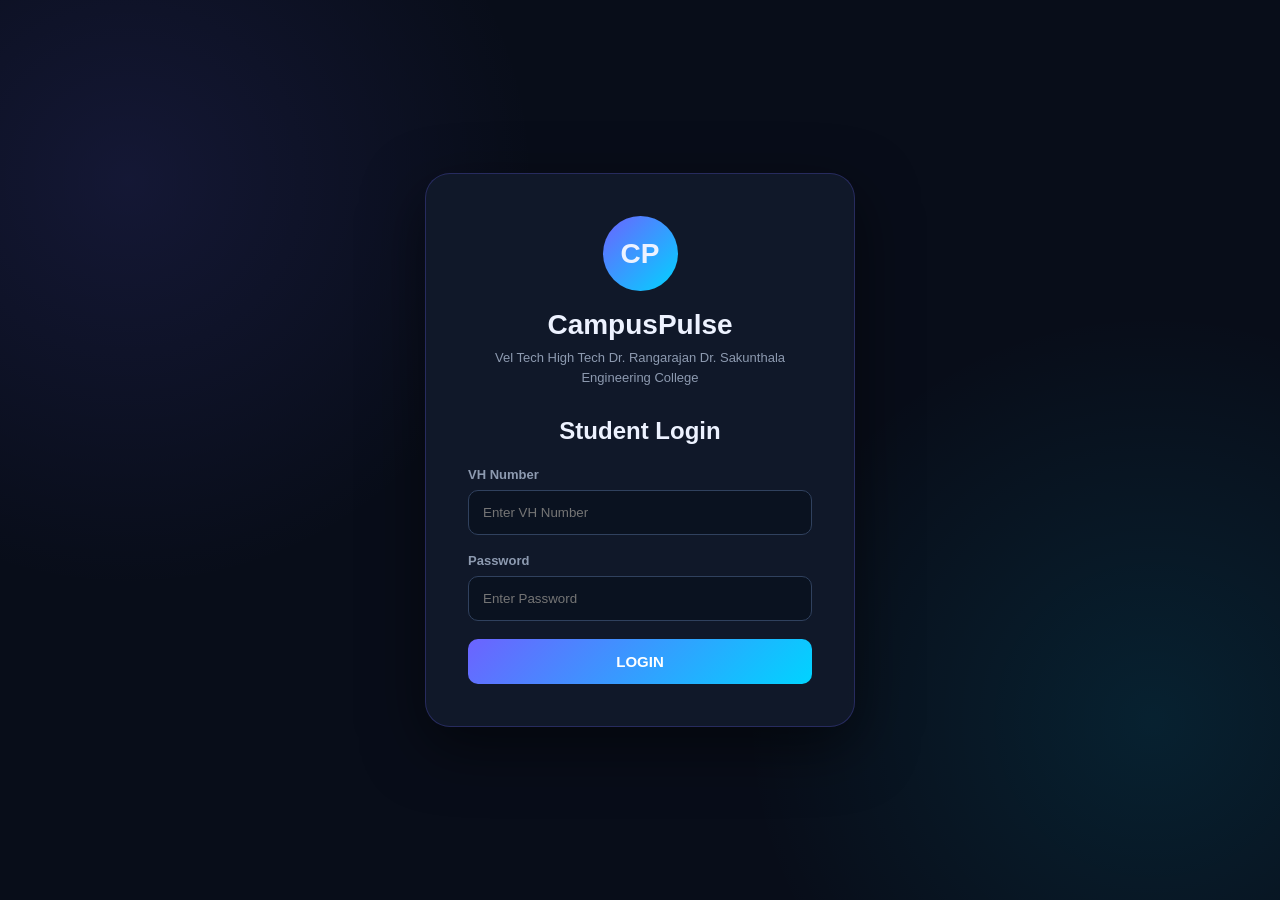
<file: index.html>
<!DOCTYPE html>
<html lang="en">

<head>
  <meta charset="UTF-8">
  <meta name="viewport" content="width=device-width, initial-scale=1.0">

  <title>CampusPulse - Vel Tech High Tech</title>

  <style>
    * {
      box-sizing: border-box;
      margin: 0;
      padding: 0;
    }

    :root {
      --bg: #080d19;
      --card: #111a2b;
      --card2: #172238;
      --primary: #6c63ff;
      --secondary: #00d4ff;
      --pink: #ff6b9d;
      --yellow: #ffd166;
      --green: #06d6a0;
      --red: #ff6b6b;
      --text: #edf2ff;
      --muted: #8d9ab0;
      --border: rgba(108, 99, 255, .25);
    }

    body {
      font-family: Arial, Helvetica, sans-serif;
      background:
        radial-gradient(circle at 10% 20%, rgba(108, 99, 255, .12), transparent 30%),
        radial-gradient(circle at 90% 80%, rgba(0, 212, 255, .10), transparent 30%),
        var(--bg);
      color: var(--text);
      min-height: 100vh;
    }

    /* ================= LOGIN ================= */

    #loginPage {
      min-height: 100vh;
      display: flex;
      align-items: center;
      justify-content: center;
      padding: 20px;
    }

    .login-box {
      width: 100%;
      max-width: 430px;
      padding: 42px;
      background: rgba(17, 26, 43, .95);
      border: 1px solid var(--border);
      border-radius: 25px;
      box-shadow: 0 20px 60px rgba(0, 0, 0, .5);
    }

    .logo {
      width: 75px;
      height: 75px;
      margin: auto;
      border-radius: 50%;
      display: flex;
      align-items: center;
      justify-content: center;
      font-size: 28px;
      font-weight: bold;
      background: linear-gradient(135deg, var(--primary), var(--secondary));
    }

    .login-box h1 {
      text-align: center;
      margin-top: 18px;
      font-size: 28px;
    }

    .login-box .college {
      text-align: center;
      color: var(--muted);
      font-size: 13px;
      margin-top: 7px;
      line-height: 1.5;
    }

    .login-box h2 {
      text-align: center;
      margin: 30px 0 22px;
    }

    .form-group {
      margin-bottom: 18px;
    }

    .form-group label {
      display: block;
      margin-bottom: 8px;
      color: var(--muted);
      font-size: 13px;
      font-weight: bold;
    }

    .form-group input {
      width: 100%;
      padding: 14px;
      background: #0a1220;
      color: white;
      border: 1px solid #30415e;
      border-radius: 10px;
      outline: none;
    }

    .form-group input:focus {
      border-color: var(--secondary);
    }

    .login-button {
      width: 100%;
      padding: 14px;
      border: 0;
      border-radius: 10px;
      color: white;
      font-weight: bold;
      font-size: 15px;
      cursor: pointer;
      background: linear-gradient(135deg, var(--primary), var(--secondary));
    }

    .login-button:hover {
      opacity: .9;
    }

    .login-error {
      display: none;
      text-align: center;
      color: var(--red);
      margin-top: 14px;
      font-size: 13px;
    }

    /* ================= APP ================= */

    #appPage {
      display: none;
    }

    /* ================= NAVBAR ================= */

    .navbar {
      height: 68px;
      position: sticky;
      top: 0;
      z-index: 1000;

      display: flex;
      align-items: center;
      justify-content: space-between;

      padding: 0 25px;

      background: rgba(8, 13, 25, .94);
      backdrop-filter: blur(15px);

      border-bottom: 1px solid var(--border);
    }

    .brand {
      font-size: 22px;
      font-weight: bold;

      background: linear-gradient(90deg,
          var(--primary),
          var(--secondary));

      -webkit-background-clip: text;
      -webkit-text-fill-color: transparent;
    }

    .nav-links {
      display: flex;
      gap: 5px;
      list-style: none;
    }

    .nav-links button {
      border: 0;
      background: transparent;
      color: var(--muted);
      padding: 10px 13px;
      border-radius: 8px;
      cursor: pointer;
      font-size: 13px;
    }

    .nav-links button:hover,
    .nav-links button.active {
      color: white;
      background: rgba(108, 99, 255, .18);
    }

    .logout {
      border: 1px solid rgba(255, 107, 107, .35);
      background: rgba(255, 107, 107, .10);
      color: var(--red);
      padding: 8px 15px;
      border-radius: 8px;
      cursor: pointer;
    }

    /* ================= CONTENT ================= */

    .container {
      width: 92%;
      max-width: 1300px;
      margin: 30px auto;
    }

    .page-section {
      display: none;
    }

    .page-section.active {
      display: block;
    }

    .hero {
      padding: 35px;
      border-radius: 22px;

      background:
        linear-gradient(135deg,
          rgba(108, 99, 255, .20),
          rgba(0, 212, 255, .12));

      border: 1px solid var(--border);

      margin-bottom: 25px;
    }

    .hero h1 {
      font-size: 34px;
      margin-bottom: 10px;
    }

    .hero p {
      color: var(--muted);
    }

    /* ================= CARDS ================= */

    .cards {
      display: grid;
      grid-template-columns:
        repeat(auto-fit, minmax(220px, 1fr));

      gap: 18px;
    }

    .card {
      background: var(--card);
      border: 1px solid var(--border);
      border-radius: 18px;
      padding: 24px;
    }

    .card:hover {
      border-color: var(--secondary);
    }

    .card-icon {
      font-size: 32px;
      margin-bottom: 14px;
    }

    .card h3 {
      margin-bottom: 8px;
    }

    .card p {
      color: var(--muted);
      line-height: 1.6;
    }

    /* ================= STUDENT INFO ================= */

    .student-info {
      margin-top: 25px;

      display: grid;

      grid-template-columns:
        repeat(auto-fit, minmax(180px, 1fr));

      gap: 15px;
    }

    .info-box {
      background: var(--card);
      border: 1px solid var(--border);
      border-radius: 15px;
      padding: 18px;
    }

    .info-box small {
      display: block;
      color: var(--muted);
      margin-bottom: 7px;
    }

    .info-box strong {
      color: white;
    }

    /* ================= SECTION TITLE ================= */

    .section-title {
      margin-bottom: 20px;
    }

    .section-title h2 {
      font-size: 28px;
      margin-bottom: 6px;
    }

    .section-title p {
      color: var(--muted);
    }

    /* ================= TIMETABLE ================= */

    .table-box {
      background: var(--card);
      border: 1px solid var(--border);
      border-radius: 18px;
      overflow: auto;
    }

    table {
      width: 100%;
      border-collapse: collapse;
      min-width: 900px;
    }

    th {
      padding: 13px 8px;
      background: #172238;
      color: var(--secondary);
      border: 1px solid rgba(255, 255, 255, .06);
      font-size: 12px;
    }

    td {
      padding: 11px 7px;
      text-align: center;
      border: 1px solid rgba(255, 255, 255, .05);
      font-size: 12px;
      font-weight: bold;
    }

    td:first-child {
      color: var(--yellow);
    }

    .sub-dsp {
      background: #17385e;
      color: #8ec8ff
    }

    .sub-tlrf {
      background: #4c3018;
      color: #ffbd7d
    }

    .sub-mpmc {
      background: #43265e;
      color: #d5a2ff
    }

    .sub-dc {
      background: #5a2028;
      color: #ff9b9b
    }

    .sub-pe {
      background: #5a2144;
      color: #ff9bd0
    }

    .sub-oe {
      background: #164b32;
      color: #7ff0ad
    }

    .sub-lab {
      background: #124c4b;
      color: #69eee7
    }

    .sub-break {
      background: #242b37;
      color: #858e9d
    }

    .sub-lunch {
      background: #242b37;
      color: #858e9d
    }

    /* ================= EXAM ================= */

    .exam-table {
      min-width: 900px;
    }

    .exam-table th {
      background: linear-gradient(135deg,
          rgba(255, 107, 157, .20),
          rgba(108, 99, 255, .15));
    }

    .exam-date {
      color: var(--green);
      font-weight: bold;
    }

    .exam-code {
      color: var(--yellow);
      font-family: monospace;
    }

    .fn {
      color: var(--green);
      font-weight: bold;
    }

    .an {
      color: var(--pink);
      font-weight: bold;
    }

    /* ================= PROJECT ================= */

    .project-box {
      background: var(--card);
      border: 1px solid var(--border);
      border-radius: 18px;
      padding: 25px;
      margin-bottom: 20px;
    }

    .project-title {
      color: var(--secondary);
      font-size: 18px;
      line-height: 1.5;
      margin-bottom: 22px;
    }

    .member-grid {
      display: flex;
      flex-direction: column;
      gap: 18px;
    }

    .member-card {
      background: #0d1527;
      border: 1px solid rgba(255, 255, 255, 0.08);
      border-radius: 18px;
      padding: 22px;
      box-shadow: 0 8px 24px rgba(0, 0, 0, 0.35);
      transition: transform 0.2s ease, border-color 0.2s ease;
    }

    .member-card:hover {
      transform: translateY(-2px);
      border-color: rgba(255, 122, 0, 0.3);
    }

    .member-header {
      display: flex;
      align-items: center;
      justify-content: space-between;
      margin-bottom: 16px;
    }

    .member-identity {
      display: flex;
      align-items: center;
      gap: 16px;
    }

    .member-avatar {
      width: 52px;
      height: 52px;
      border-radius: 16px;
      background: linear-gradient(135deg, #ff7a00, #ff9e00);
      box-shadow: 0 4px 14px rgba(255, 122, 0, 0.4);
      display: flex;
      align-items: center;
      justify-content: center;
      font-size: 19px;
      font-weight: 800;
      color: #ffffff;
      letter-spacing: 0.5px;
      flex-shrink: 0;
    }

    .member-info h3 {
      font-size: 18px;
      font-weight: 700;
      color: #ffffff;
      margin-bottom: 4px;
    }

    .member-info .vh-tag {
      font-size: 13px;
      font-weight: 700;
      color: #ff9d00;
      letter-spacing: 0.5px;
    }

    .member-actions {
      display: flex;
      align-items: center;
      gap: 12px;
    }

    .action-icon-btn {
      background: transparent;
      border: none;
      color: #64748b;
      cursor: pointer;
      font-size: 16px;
      padding: 6px;
      border-radius: 8px;
      transition: all 0.2s ease;
    }

    .action-icon-btn:hover {
      color: #ffffff;
      background: rgba(255, 255, 255, 0.08);
    }

    .member-details-list {
      display: flex;
      flex-direction: column;
      gap: 10px;
      margin-bottom: 16px;
    }

    .member-detail-row {
      display: flex;
      align-items: center;
      gap: 12px;
      font-size: 14px;
      color: #cbd5e1;
    }

    .member-detail-row .icon {
      font-size: 15px;
      display: inline-flex;
      align-items: center;
      justify-content: center;
      width: 20px;
    }

    .member-project-badge {
      background: rgba(2, 6, 23, 0.65);
      border: 1px solid rgba(255, 255, 255, 0.05);
      border-radius: 12px;
      padding: 13px 18px;
      font-size: 13.5px;
      font-style: italic;
      color: #94a3b8;
      line-height: 1.55;
    }

    /* ================= EDIT ================= */

    .edit-grid {
      display: grid;
      grid-template-columns:
        repeat(2, 1fr);

      gap: 18px;
    }

    .edit-card {
      background: var(--card);
      border: 1px solid var(--border);
      border-radius: 18px;
      padding: 25px;
    }

    .edit-card.full {
      grid-column: 1/-1;
    }

    .edit-card h3 {
      margin-bottom: 20px;
      color: var(--secondary);
    }

    .edit-input {
      margin-bottom: 15px;
    }

    .edit-input label {
      display: block;
      color: var(--muted);
      font-size: 12px;
      font-weight: bold;
      margin-bottom: 7px;
    }

    .edit-input input {
      width: 100%;
      padding: 12px;
      border-radius: 9px;

      background: #0a1220;
      color: white;

      border: 1px solid #30415e;
      outline: none;
    }

    .edit-input input:focus {
      border-color: var(--secondary);
    }

    .save-button {
      padding: 13px 22px;
      border: 0;
      border-radius: 9px;

      background: linear-gradient(135deg,
          var(--green),
          var(--secondary));

      color: white;
      font-weight: bold;
      cursor: pointer;
    }

    .success {
      color: var(--green);
      margin-left: 12px;
      font-size: 13px;
    }

    /* ================= FOOTER ================= */

    footer {
      text-align: center;
      color: var(--muted);
      padding: 30px;
      margin-top: 50px;
      border-top: 1px solid rgba(255, 255, 255, .05);
    }

    /* ================= CLOCK ================= */

    .nav-clock {
      display: flex;
      flex-direction: column;
      align-items: flex-end;
      background: rgba(0, 212, 255, .07);
      border: 1px solid rgba(0, 212, 255, .22);
      border-radius: 10px;
      padding: 7px 14px;
      line-height: 1.4;
      min-width: 140px;
    }

    .nav-clock .time {
      font-family: monospace;
      font-size: 20px;
      font-weight: bold;
      color: #00d4ff;
      letter-spacing: 2px;
    }

    .nav-clock .date-str {
      font-size: 11px;
      color: var(--muted);
    }

    .hero-clock {
      display: flex;
      gap: 16px;
      flex-wrap: wrap;
      margin-top: 22px;
    }

    .hclock-box {
      background: rgba(0, 0, 0, .25);
      border: 1px solid rgba(0, 212, 255, .2);
      border-radius: 14px;
      padding: 16px 22px;
      min-width: 160px;
    }

    .hclock-box .hc-label {
      font-size: 11px;
      color: var(--muted);
      text-transform: uppercase;
      letter-spacing: 1px;
      margin-bottom: 6px;
    }

    .hclock-box .hc-val {
      font-family: monospace;
      font-size: 28px;
      font-weight: bold;
      color: #00d4ff;
      letter-spacing: 3px;
    }

    .hclock-box .hc-val.date-val {
      font-size: 16px;
      color: #ffd166;
      letter-spacing: 1px;
      line-height: 1.5;
    }

    .greeting-tag {
      display: inline-block;
      background: linear-gradient(135deg, rgba(108, 99, 255, .35), rgba(0, 212, 255, .2));
      border: 1px solid rgba(0, 212, 255, .25);
      border-radius: 20px;
      padding: 5px 16px;
      font-size: 13px;
      color: #00d4ff;
      font-weight: bold;
      margin-bottom: 12px;
      letter-spacing: .5px;
    }

    /* ================= MOBILE ================= */

    @media(max-width:850px) {

      .navbar {
        height: auto;
        padding: 15px;
        flex-wrap: wrap;
        gap: 10px;
      }

      .nav-links {
        order: 3;
        width: 100%;
        overflow-x: auto;
      }

      .edit-grid {
        grid-template-columns: 1fr;
      }

      .edit-card.full {
        grid-column: auto;
      }

      .hero h1 {
        font-size: 27px;
      }

    }
  </style>
</head>


<body>


  <!-- =====================================================
     LOGIN PAGE
===================================================== -->

  <div id="loginPage">

    <div class="login-box">

      <div class="logo">
        CP
      </div>

      <h1>CampusPulse</h1>

      <p class="college">
        Vel Tech High Tech Dr. Rangarajan
        Dr. Sakunthala Engineering College
      </p>

      <h2>Student Login</h2>


      <div class="form-group">

        <label>
          VH Number
        </label>

        <input id="loginId" type="text" placeholder="Enter VH Number">

      </div>


      <div class="form-group">

        <label>
          Password
        </label>

        <input id="loginPassword" type="password" placeholder="Enter Password">

      </div>


      <button class="login-button" onclick="login()">
        LOGIN
      </button>


      <div id="loginError" class="login-error">
        ❌ Invalid VH Number or Password
      </div>

    </div>

  </div>



  <!-- =====================================================
     APPLICATION
===================================================== -->

  <div id="appPage">


    <!-- NAVBAR -->

    <nav class="navbar">

      <div class="brand">
        CampusPulse
      </div>


      <ul class="nav-links">

        <li>
          <button id="navHome" class="active" onclick="showPage('home',this)">
            🏠 Dashboard
          </button>
        </li>

        <li>
          <button onclick="showPage('timetable',this)">
            📅 Time Table
          </button>
        </li>

        <li>
          <button onclick="showPage('exams',this)">
            📝 Exam Time Table
          </button>
        </li>

        <li>
          <button onclick="showPage('project',this)">
            👥 Batch Details
          </button>
        </li>

        <li>
          <button onclick="showPage('edit',this)">
            ⚙️ Edit Details
          </button>
        </li>

      </ul>

      <div style="display:flex;align-items:center;gap:10px">

        <div class="nav-clock">
          <span class="time" id="navTime">00:00:00</span>
          <span class="date-str" id="navDate">Loading...</span>
        </div>

        <button class="logout" onclick="logout()">
          Logout
        </button>

      </div>

    </nav>



    <div class="container">


      <!-- =====================================================
     DASHBOARD
===================================================== -->

      <section id="home" class="page-section active">


        <div class="hero">

          <div class="greeting-tag" id="greetingTag">🌅 Good Morning</div>

          <h1 id="welcomeText">
            Welcome, MOHANRAJ V!
          </h1>

          <p>
            Student Academic Dashboard
            • ECE • III/V • Section B
          </p>

          <div class="hero-clock">

            <div class="hclock-box">
              <div class="hc-label">⏰ Live Time</div>
              <div class="hc-val" id="heroTime">00:00:00</div>
            </div>

            <div class="hclock-box">
              <div class="hc-label">📅 Today's Date</div>
              <div class="hc-val date-val" id="heroDate">Loading...</div>
            </div>

            <div class="hclock-box">
              <div class="hc-label">📆 Day</div>
              <div class="hc-val date-val" id="heroDay">Loading...</div>
            </div>

          </div>

        </div>



        <div class="cards">


          <div class="card">

            <div class="card-icon">
              📅
            </div>

            <h3>
              Class Time Table
            </h3>

            <p>
              View the ECE III/V
              2026–2027 odd semester
              class timetable.
            </p>

          </div>


          <div class="card">

            <div class="card-icon">
              📝
            </div>

            <h3>
              Exam Schedule
            </h3>

            <p>
              View semester examination
              dates and sessions.
            </p>

          </div>


          <div class="card">

            <div class="card-icon">
              👥
            </div>

            <h3>
              Mini Project
            </h3>

            <p>
              View your project title
              and batch member details.
            </p>

          </div>


          <div class="card">

            <div class="card-icon">
              ⚙️
            </div>

            <h3>
              Edit Details
            </h3>

            <p>
              Update your personal and
              project information without
              reloading the page.
            </p>

          </div>

        </div>



        <!-- STUDENT INFORMATION -->

        <div class="student-info">


          <div class="info-box">

            <small>
              Student Name
            </small>

            <strong id="homeName">
              MOHANRAJ V
            </strong>

          </div>


          <div class="info-box">

            <small>
              VH Number
            </small>

            <strong id="homeVH">
              14281
            </strong>

          </div>


          <div class="info-box">

            <small>
              Department
            </small>

            <strong id="homeDept">
              ECE
            </strong>

          </div>


          <div class="info-box">

            <small>
              Semester
            </small>

            <strong id="homeSem">
              III/V
            </strong>

          </div>


          <div class="info-box">

            <small>
              Section
            </small>

            <strong id="homeSec">
              B
            </strong>

          </div>


          <div class="info-box">

            <small>
              Hall
            </small>

            <strong id="homeHall">
              H304
            </strong>

          </div>


          <div class="info-box">

            <small>
              Phone
            </small>

            <strong id="homePhone">
              9790490878
            </strong>

          </div>


          <div class="info-box">

            <small>
              Email
            </small>

            <strong id="homeEmail">
              vh14281@velhightech.com
            </strong>

          </div>

        </div>

      </section>



      <!-- =====================================================
     TIME TABLE
===================================================== -->

      <section id="timetable" class="page-section">


        <div class="section-title">

          <h2>
            📅 Class Time Table
          </h2>

          <p>
            III Year / V Semester • Section B
            • Hall H304 • 2026–2027 Odd Semester
          </p>

        </div>


        <div class="table-box">

          <table>

            <thead>

              <tr>

                <th>
                  Day
                </th>

                <th>
                  8:15–9:05
                </th>

                <th>
                  9:05–10:05
                </th>

                <th>
                  10:05–10:20
                </th>

                <th>
                  10:20–11:05
                </th>

                <th>
                  11:05–11:50
                </th>

                <th>
                  11:50–12:35
                </th>

                <th>
                  12:35–1:15
                </th>

                <th>
                  1:15–2:00
                </th>

                <th>
                  2:00–2:45
                </th>

                <th>
                  2:45–3:30
                </th>

              </tr>

            </thead>


            <tbody>


              <tr>

                <td>MON</td>

                <td class="sub-dsp">
                  DSP
                </td>

                <td class="sub-dsp">
                  DSP
                </td>

                <td class="sub-break">
                  BREAK
                </td>

                <td class="sub-tlrf">
                  TLRF
                </td>

                <td class="sub-mpmc">
                  MPMC
                </td>

                <td class="sub-lab">
                  CS/DSP LAB
                </td>

                <td class="sub-lunch">
                  LUNCH
                </td>

                <td class="sub-lab" colspan="3">
                  CS/DSP LAB
                </td>

              </tr>


              <tr>

                <td>TUE</td>

                <td class="sub-oe" colspan="2">
                  OE I
                </td>

                <td class="sub-break">
                  BREAK
                </td>

                <td class="sub-dsp">
                  DSP
                </td>

                <td class="sub-pe">
                  PE I
                </td>

                <td class="sub-lab">
                  DC
                </td>

                <td class="sub-lunch">
                  LUNCH
                </td>

                <td class="sub-tlrf">
                  TLRF
                </td>

                <td class="sub-lab">
                  DC
                </td>

                <td>
                  LIB/SPORTS
                </td>

              </tr>


              <tr>

                <td>WED</td>

                <td class="sub-tlrf">
                  TLRF
                </td>

                <td class="sub-mpmc">
                  MPMC
                </td>

                <td class="sub-break">
                  BREAK
                </td>

                <td class="sub-pe">
                  PE I
                </td>

                <td class="sub-lab">
                  DC
                </td>

                <td class="sub-lab">
                  CS/DSP LAB
                </td>

                <td class="sub-lunch">
                  LUNCH
                </td>

                <td class="sub-lab" colspan="3">
                  CS/DSP LAB
                </td>

              </tr>


              <tr>

                <td>THU</td>

                <td class="sub-oe" colspan="2">
                  OE I
                </td>

                <td class="sub-break">
                  BREAK
                </td>

                <td class="sub-lab">
                  DC
                </td>

                <td class="sub-pe">
                  PE I
                </td>

                <td class="sub-mpmc">
                  MPMC
                </td>

                <td class="sub-lunch">
                  LUNCH
                </td>

                <td class="sub-tlrf">
                  TLRF
                </td>

                <td class="sub-dsp">
                  DSP
                </td>

                <td class="sub-dsp">
                  DSP
                </td>

              </tr>


              <tr>
  

    <tr>
    <tr>
   <tr>
    <td>FRI</td>

    <!-- Period 1: 8:15–9:05 -->
    <td class="sub-mpmc">
        MPMC LAB
    </td>

    <!-- Period 2: 9:05–9:55 -->
    <td class="sub-mpmc">
        MPMC LAB
    </td>

    <!-- Period 3: 9:55–10:10 -->
    <td class="break">
        BREAK
    </td>

    <!-- Period 4: 10:10–11:00 -->
    <td class="sub-mpmc">
        MPMC LAB
    </td>

    <!-- Period 5: 11:00–11:50 -->
    <td class="sub-mpmc">
        MPMC LAB
    </td>

    <!-- 11:50–12:35 -->
    <td class="sub-pe">
        PE I
    </td>

    <!-- 12:35–1:15 -->
    <td class="sub-lunch">
        LUNCH
    </td>

    <!-- Period 6: 1:15–2:00 -->
    <td class="sub-project">
        MINI PROJECT - II
    </td>

    <!-- Period 7: 2:00–2:45 -->
    <td class="sub-project">
        MINI PROJECT - II
    </td>

    <!-- Period 8: 2:45–3:30 -->
    <td class="sub-project">
        MINI PROJECT - II
    </td>
</tr>

              </tr>

            </tbody>

          </table>

        </div>

      </section>



      <!-- =====================================================
     EXAM TIMETABLE
===================================================== -->

      <section id="exams" class="page-section">


        <div class="section-title">

          <h2>
            📝 Examination Time Table
          </h2>

          <p>
            ECE • Semester V • October 2026
          </p>

        </div>


        <div class="table-box">

          <table class="exam-table">

            <thead>

              <tr>

                <th>
                  S.No
                </th>

                <th>
                  Department
                </th>

                <th>
                  Course Code
                </th>

                <th>
                  Course Title
                </th>

                <th>
                  Date
                </th>

                <th>
                  Session
                </th>

              </tr>

            </thead>


            <tbody>


              <tr>

                <td>1</td>

                <td>ECE</td>

                <td class="exam-code">
                  21EC51T
                </td>

                <td>
                  Digital Communication
                </td>

                <td class="exam-date">
                  14.10.2026
                </td>

                <td class="fn">
                  FN
                </td>

              </tr>


              <tr>

                <td>2</td>

                <td>ECE</td>

                <td class="exam-code">
                  21EC52T-26
                </td>

                <td>
                  Digital Signal Processing
                </td>

                <td class="exam-date">
                  15.10.2026
                </td>

                <td class="fn">
                  FN
                </td>

              </tr>


              <tr>

                <td>3</td>

                <td>ECE</td>

                <td class="exam-code">
                  21EC53T-26
                </td>

                <td>
                  Transmission Lines and RF Systems
                </td>

                <td class="exam-date">
                  16.10.2026
                </td>

                <td class="fn">
                  FN
                </td>

              </tr>


              <tr>

                <td>4</td>

                <td>ECE</td>

                <td class="exam-code">
                  21HE54IT
                </td>

                <td>
                  Microprocessor and Microcontroller
                </td>

                <td class="exam-date">
                  21.10.2026
                </td>

                <td class="fn">
                  FN
                </td>

              </tr>


              <tr>

                <td>5</td>

                <td>ECE</td>

                <td class="exam-code">
                  21EC555PT
                </td>

                <td>
                  Bio-Medical Instrumentation (PE-I)
                </td>

                <td class="exam-date">
                  22.10.2026
                </td>

                <td class="fn">
                  FN
                </td>

              </tr>


              <tr>

                <td>6</td>

                <td>ECE</td>

                <td class="exam-code">
                  21EC551PT
                </td>

                <td>
                  Medical Electronics (PE-I)
                </td>

                <td class="exam-date">
                  22.10.2026
                </td>

                <td class="fn">
                  FN
                </td>

              </tr>


              <tr>

                <td>7</td>

                <td>ECE</td>

                <td class="exam-code">
                  21AI651PT
                </td>

                <td>
                  Advanced Python Programming (OE-I)
                </td>

                <td class="exam-date">
                  23.10.2026
                </td>

                <td class="fn">
                  FN
                </td>

              </tr>


              <tr>

                <td>8</td>

                <td>ECE</td>

                <td class="exam-code">
                  21IT01OT
                </td>

                <td>
                  Business Intelligence (OE-I)
                </td>

                <td class="exam-date">
                  23.10.2026
                </td>

                <td class="fn">
                  FN
                </td>

              </tr>


              <tr>

                <td>9</td>

                <td>ECE</td>

                <td class="exam-code">
                  21ME01OT
                </td>

                <td>
                  Industry 4.0 (OE-I)
                </td>

                <td class="exam-date">
                  23.10.2026
                </td>

                <td class="fn">
                  FN
                </td>

              </tr>


              <tr>

                <td>10</td>

                <td>ECE</td>

                <td class="exam-code">
                  21AI31T
                </td>

                <td>
                  Introduction to Artificial Intelligence (HC)
                </td>

                <td class="exam-date">
                  24.10.2026
                </td>

                <td class="fn">
                  FN
                </td>

              </tr>


              <tr>

                <td>11</td>

                <td>ECE</td>

                <td class="exam-code">
                  21EC02HT
                </td>

                <td>
                  Machine Learning Techniques and Applications (HC)
                </td>

                <td class="exam-date">
                  24.10.2026
                </td>

                <td class="an">
                  AN
                </td>

              </tr>


            </tbody>

          </table>

        </div>

      </section>



      <!-- =====================================================
     BATCH / PROJECT
===================================================== -->

      <section id="project" class="page-section">


        <div class="section-title">

          <h2>
            👥 Batch Details
          </h2>

          <p>
            Mini Project II • ECE III/V
          </p>

        </div>


        <div class="project-box">


          <div id="projectTitle" class="project-title">
            Passive Colorimetric H2S Exposure-Dosimeter Wristband with AI-Based Quantitative Reading
          </div>


          <div class="member-grid">

            <!-- MEMBER 1: T G KAVIPRIYA -->
            <div class="member-card">
              <div class="member-header">
                <div class="member-identity">
                  <div id="av1" class="member-avatar">TG</div>
                  <div class="member-info">
                    <h3 id="member1Name">T G KAVIPRIYA</h3>
                    <div id="member1VH" class="vh-tag">VH14263</div>
                  </div>
                </div>
                <div class="member-actions">
                  <button class="action-icon-btn" onclick="goToEditMember(1)" title="Edit details">✏️</button>
                  <button class="action-icon-btn" onclick="deleteMember(1)" title="Clear details">🗑️</button>
                </div>
              </div>

              <div class="member-details-list">
                <div class="member-detail-row">
                  <span class="icon">📞</span>
                  <span id="member1Phone">8056574250</span>
                </div>
                <div class="member-detail-row">
                  <span class="icon">✉️</span>
                  <span id="member1Email">vh14263@velhightech.com</span>
                </div>
              </div>

              <div class="member-project-badge">
                <span class="memberProjectTitle">Passive Colorimetric H2S Exposure-Dosimeter Wristband with AI-Based Quantitative Reading</span>
              </div>
            </div>

            <!-- MEMBER 2: Dhanalakshmi S -->
            <div class="member-card">
              <div class="member-header">
                <div class="member-identity">
                  <div id="av2" class="member-avatar">DS</div>
                  <div class="member-info">
                    <h3 id="member2Name">Dhanalakshmi S</h3>
                    <div id="member2VH" class="vh-tag">VH14239</div>
                  </div>
                </div>
                <div class="member-actions">
                  <button class="action-icon-btn" onclick="goToEditMember(2)" title="Edit details">✏️</button>
                  <button class="action-icon-btn" onclick="deleteMember(2)" title="Clear details">🗑️</button>
                </div>
              </div>

              <div class="member-details-list">
                <div class="member-detail-row">
                  <span class="icon">📞</span>
                  <span id="member2Phone">+919789195841</span>
                </div>
                <div class="member-detail-row">
                  <span class="icon">✉️</span>
                  <span id="member2Email">vh14239@velhightech.com</span>
                </div>
              </div>

              <div class="member-project-badge">
                <span class="memberProjectTitle">Passive Colorimetric H2S Exposure-Dosimeter Wristband with AI-Based Quantitative Reading</span>
              </div>
            </div>

            <!-- MEMBER 3: Mohanraj V -->
            <div class="member-card">
              <div class="member-header">
                <div class="member-identity">
                  <div id="av3" class="member-avatar">MV</div>
                  <div class="member-info">
                    <h3 id="member3Name">Mohanraj V</h3>
                    <div id="member3VH" class="vh-tag">VH14281</div>
                  </div>
                </div>
                <div class="member-actions">
                  <button class="action-icon-btn" onclick="goToEditMember(3)" title="Edit details">✏️</button>
                  <button class="action-icon-btn" onclick="deleteMember(3)" title="Clear details">🗑️</button>
                </div>
              </div>

              <div class="member-details-list">
                <div class="member-detail-row">
                  <span class="icon">📞</span>
                  <span id="member3Phone">9790490878</span>
                </div>
                <div class="member-detail-row">
                  <span class="icon">✉️</span>
                  <span id="member3Email">vh14281@velhightech.com</span>
                </div>
              </div>

              <div class="member-project-badge">
                <span class="memberProjectTitle">Passive Colorimetric H2S Exposure-Dosimeter Wristband with AI-Based Quantitative Reading</span>
              </div>
            </div>

          </div>

        </div>

      </section>



      <!-- =====================================================
     EDIT DETAILS
===================================================== -->

      <section id="edit" class="page-section">


        <div class="section-title">

          <h2>
            ⚙️ Edit Details
          </h2>

          <p>
            Update information without reloading the page.
          </p>

        </div>


        <div class="edit-grid">


          <!-- STUDENT -->

          <div class="edit-card">

            <h3>
              👤 Student Details
            </h3>


            <div class="edit-input">

              <label>
                Student Name
              </label>

              <input id="editName" type="text">

            </div>


            <div class="edit-input">

              <label>
                VH Number
              </label>

              <input id="editVH" type="text">

            </div>


            <div class="edit-input">

              <label>
                Phone Number
              </label>

              <input id="editPhone" type="text">

            </div>


            <div class="edit-input">

              <label>
                Email
              </label>

              <input id="editEmail" type="email">

            </div>


            <div class="edit-input">

              <label>
                Department
              </label>

              <input id="editDept" type="text">

            </div>


            <div class="edit-input">

              <label>
                Semester
              </label>

              <input id="editSem" type="text">

            </div>


            <div class="edit-input">

              <label>
                Section
              </label>

              <input id="editSec" type="text">

            </div>


            <div class="edit-input">

              <label>
                Hall
              </label>

              <input id="editHall" type="text">

            </div>


            <button class="save-button" onclick="saveStudent()">
              💾 Save Student Details
            </button>

            <span id="studentSaved" class="success"></span>

          </div>



          <!-- PROJECT -->

          <div class="edit-card">

            <h3>
              🚀 Project Details
            </h3>


            <div class="edit-input">

              <label>
                Project Title
              </label>

              <input id="editProject" type="text">

            </div>


            <h3>
              Member 1
            </h3>


            <div class="edit-input">

              <label>
                Name
              </label>

              <input id="m1Name">

            </div>


            <div class="edit-input">

              <label>
                VH Number
              </label>

              <input id="m1VH">

            </div>


            <div class="edit-input">

              <label>
                Phone
              </label>

              <input id="m1Phone">

            </div>


            <div class="edit-input">

              <label>
                Email
              </label>

              <input id="m1Email">

            </div>


            <h3>
              Member 2
            </h3>


            <div class="edit-input">

              <label>
                Name
              </label>

              <input id="m2Name">

            </div>


            <div class="edit-input">

              <label>
                VH Number
              </label>

              <input id="m2VH">

            </div>


            <div class="edit-input">

              <label>
                Phone
              </label>

              <input id="m2Phone">

            </div>


            <div class="edit-input">

              <label>
                Email
              </label>

              <input id="m2Email">

            </div>


            <h3>
              Member 3
            </h3>


            <div class="edit-input">

              <label>
                Name
              </label>

              <input id="m3Name">

            </div>


            <div class="edit-input">

              <label>
                VH Number
              </label>

              <input id="m3VH">

            </div>


            <div class="edit-input">

              <label>
                Phone
              </label>

              <input id="m3Phone">

            </div>


            <div class="edit-input">

              <label>
                Email
              </label>

              <input id="m3Email">

            </div>


            <button class="save-button" onclick="saveProject()">
              💾 Save Project Details
            </button>

            <span id="projectSaved" class="success"></span>

          </div>


        </div>

      </section>


    </div>


    <footer>

      © 2026 CampusPulse |
      Vel Tech High Tech Engineering College |
      ECE

    </footer>


  </div>


  <!-- =====================================================
     JAVASCRIPT
===================================================== -->

  <script>

    /* =====================================================
       LOGIN DETAILS
    ===================================================== */

    const LOGIN_ID = "14281";

    const LOGIN_PASSWORD = "Mohanraj";



    /* =====================================================
       DEFAULT DATA
    ===================================================== */

    const DEFAULT_DATA = {

      name: "MOHANRAJ V",

      vh: "14281",

      phone: "9790490878",

      email: "vh14281@velhightech.com",

      dept: "ECE",

      sem: "III/V",

      sec: "B",

      hall: "H304",

      project:
        "Passive Colorimetric H2S Exposure-Dosimeter Wristband with AI-Based Quantitative Reading",


      members: [
        {
          name: "T G KAVIPRIYA",
          vh: "VH14263",
          phone: "8056574250",
          email: "vh14263@velhightech.com"
        },
        {
          name: "Dhanalakshmi S",
          vh: "VH14239",
          phone: "+919789195841",
          email: "vh14239@velhightech.com"
        },
        {
          name: "Mohanraj V",
          vh: "VH14281",
          phone: "9790490878",
          email: "vh14281@velhightech.com"
        }
      ]

    };



    /* =====================================================
       GET DATA
    ===================================================== */

    function getData() {

      const saved =
        localStorage.getItem(
          "campuspulse_data"
        );

      if (saved) {
        try {
          const parsed = JSON.parse(saved);
          // Auto-migrate if old members are in localStorage
          if (parsed.members && parsed.members.some(function(m){ return m.name && (m.name.includes("ARJUN") || m.name.includes("KAVIYA R")); })) {
            parsed.members = JSON.parse(JSON.stringify(DEFAULT_DATA.members));
            saveData(parsed);
          }
          return Object.assign({}, DEFAULT_DATA, parsed);
        } catch(e) {
          console.error("getData error:", e);
        }
      }

      return JSON.parse(
        JSON.stringify(DEFAULT_DATA)
      );

    }



    /* =====================================================
       SAVE DATA
    ===================================================== */

    function saveData(data) {

      localStorage.setItem(
        "campuspulse_data",
        JSON.stringify(data)
      );

    }



    /* =====================================================
       LOGIN
    ===================================================== */

    function login() {

      const id =
        document
          .getElementById("loginId")
          .value
          .trim();


      const password =
        document
          .getElementById("loginPassword")
          .value
          .trim();


      const error =
        document.getElementById(
          "loginError"
        );


      if (
        id === LOGIN_ID &&
        password === LOGIN_PASSWORD
      ) {

        error.style.display =
          "none";


        /*
         IMPORTANT:

         Directly show dashboard.

         NO loading page.
         NO setTimeout.
         NO page reload.
        */

        document.getElementById(
          "loginPage"
        ).style.display = "none";


        document.getElementById(
          "appPage"
        ).style.display = "block";


        loadAllData();

        startClock();

      }
      else {

        error.style.display =
          "block";

      }

    }



    /* =====================================================
       ENTER KEY LOGIN
    ===================================================== */

    document
      .getElementById("loginPassword")
      .addEventListener(
        "keydown",
        function (event) {

          if (event.key === "Enter") {

            login();

          }

        }
      );



    /* =====================================================
       LIVE CLOCK
    ===================================================== */

    var clockTimer = null;

    function updateClock() {

      var now = new Date();

      /* ---- Time HH:MM:SS ---- */
      var h = String(now.getHours()).padStart(2, '0');
      var m = String(now.getMinutes()).padStart(2, '0');
      var s = String(now.getSeconds()).padStart(2, '0');
      var timeStr = h + ':' + m + ':' + s;

      /* ---- Date string ---- */
      var months = [
        'Jan', 'Feb', 'Mar', 'Apr', 'May', 'Jun',
        'Jul', 'Aug', 'Sep', 'Oct', 'Nov', 'Dec'
      ];
      var days = [
        'Sunday', 'Monday', 'Tuesday', 'Wednesday',
        'Thursday', 'Friday', 'Saturday'
      ];
      var dayName = days[now.getDay()];
      var dateStr = now.getDate() + ' ' + months[now.getMonth()] + ' ' + now.getFullYear();

      /* ---- Greeting ---- */
      var hr = now.getHours();
      var greet = '🌅 Good Morning';
      if (hr >= 12 && hr < 17) greet = '🌤️ Good Afternoon';
      else if (hr >= 17) greet = '🌙 Good Evening';

      /* ---- Update Navbar ---- */
      var nt = document.getElementById('navTime');
      var nd = document.getElementById('navDate');
      if (nt) nt.textContent = timeStr;
      if (nd) nd.textContent = dateStr;

      /* ---- Update Hero ---- */
      var ht = document.getElementById('heroTime');
      var hd = document.getElementById('heroDate');
      var hdy = document.getElementById('heroDay');
      var gt = document.getElementById('greetingTag');
      if (ht) ht.textContent = timeStr;
      if (hd) hd.textContent = dateStr;
      if (hdy) hdy.textContent = dayName;
      if (gt) gt.textContent = greet;

    }

    function startClock() {
      updateClock();
      if (clockTimer) clearInterval(clockTimer);
      clockTimer = setInterval(updateClock, 1000);
    }



    /* =====================================================
       LOGOUT
    ===================================================== */

    function logout() {

      document.getElementById(
        "appPage"
      ).style.display = "none";


      document.getElementById(
        "loginPage"
      ).style.display = "flex";


      document.getElementById(
        "loginId"
      ).value = "";


      document.getElementById(
        "loginPassword"
      ).value = "";

    }



    /* =====================================================
       SHOW PAGE
    
       IMPORTANT:
       This changes sections without reloading.
    ===================================================== */

    function showPage(
      pageName,
      button
    ) {

      document
        .querySelectorAll(
          ".page-section"
        )
        .forEach(
          function (section) {

            section.classList.remove(
              "active"
            );

          }
        );


      document
        .getElementById(pageName)
        .classList.add("active");


      document
        .querySelectorAll(
          ".nav-links button"
        )
        .forEach(
          function (btn) {

            btn.classList.remove(
              "active"
            );

          }
        );


      if (button) {

        button.classList.add(
          "active"
        );

      }


      if (pageName === "edit") {

        loadEditFields();

      }

    }



    /* =====================================================
       LOAD EVERYTHING
    ===================================================== */

    function loadAllData() {

      loadHome();

      loadProject();

      loadEditFields();

    }



    /* =====================================================
       LOAD HOME
    ===================================================== */

    function loadHome() {

      const data =
        getData();


      document.getElementById(
        "welcomeText"
      ).textContent =
        "Welcome, " +
        data.name +
        "!";


      document.getElementById(
        "homeName"
      ).textContent =
        data.name;


      document.getElementById(
        "homeVH"
      ).textContent =
        data.vh;


      document.getElementById(
        "homeDept"
      ).textContent =
        data.dept;


      document.getElementById(
        "homeSem"
      ).textContent =
        data.sem;


      document.getElementById(
        "homeSec"
      ).textContent =
        data.sec;


      document.getElementById(
        "homeHall"
      ).textContent =
        data.hall;


      document.getElementById(
        "homePhone"
      ).textContent =
        data.phone;


      document.getElementById(
        "homeEmail"
      ).textContent =
        data.email;

    }



    /* =====================================================
       LOAD PROJECT & MEMBER ACTIONS
    ===================================================== */

    function getInitials(name) {
      if (!name) return "CP";
      const parts = name.trim().split(/\s+/).filter(Boolean);
      if (parts.length >= 2) {
        return (parts[0][0] + parts[1][0]).toUpperCase();
      }
      return parts[0].substring(0, 2).toUpperCase();
    }

    function loadProject() {
      try {
        const data = getData();

        const pTitle = document.getElementById("projectTitle");
        if (pTitle && data.project) pTitle.textContent = data.project;

        const subBadges = document.querySelectorAll(".memberProjectTitle");
        subBadges.forEach(function(el) {
          if (data.project) el.textContent = data.project;
        });

        if (Array.isArray(data.members)) {
          data.members.forEach(function (member, index) {
            const n = index + 1;
            const nameEl = document.getElementById("member" + n + "Name");
            const vhEl = document.getElementById("member" + n + "VH");
            const phoneEl = document.getElementById("member" + n + "Phone");
            const emailEl = document.getElementById("member" + n + "Email");
            const avEl = document.getElementById("av" + n);

            if (nameEl) nameEl.textContent = member.name || "";
            if (vhEl) {
              var vhVal = member.vh || "";
              vhEl.textContent = vhVal.toUpperCase().startsWith("VH") ? vhVal : "VH" + vhVal;
            }
            if (phoneEl) phoneEl.textContent = member.phone || "";
            if (emailEl) emailEl.textContent = member.email || "";
            if (avEl) avEl.textContent = getInitials(member.name);
          });
        }
      } catch(err) {
        console.error("loadProject error:", err);
      }
    }

    function goToEditMember(n) {
      showPage('edit', document.getElementById('navEdit') || document.querySelector("button[onclick*='edit']"));
      setTimeout(function() {
        var field = document.getElementById('m' + n + 'Name');
        if (field) {
          field.focus();
          field.scrollIntoView({ behavior: 'smooth', block: 'center' });
        }
      }, 150);
    }

    function deleteMember(n) {
      if (confirm("Are you sure you want to clear Member " + n + " details?")) {
        var data = getData();
        if (data.members && data.members[n - 1]) {
          data.members[n - 1] = { name: "Pending", vh: "VH-----", phone: "---", email: "---" };
          saveData(data);
          loadProject();
          loadEditFields();
        }
      }
    }



    /* =====================================================
       LOAD EDIT FIELDS
    ===================================================== */

    function loadEditFields() {

      const data =
        getData();


      document.getElementById(
        "editName"
      ).value =
        data.name;


      document.getElementById(
        "editVH"
      ).value =
        data.vh;


      document.getElementById(
        "editPhone"
      ).value =
        data.phone;


      document.getElementById(
        "editEmail"
      ).value =
        data.email;


      document.getElementById(
        "editDept"
      ).value =
        data.dept;


      document.getElementById(
        "editSem"
      ).value =
        data.sem;


      document.getElementById(
        "editSec"
      ).value =
        data.sec;


      document.getElementById(
        "editHall"
      ).value =
        data.hall;


      document.getElementById(
        "editProject"
      ).value =
        data.project;


      data.members.forEach(
        function (member, index) {

          const n =
            index + 1;


          document.getElementById(
            "m" + n + "Name"
          ).value =
            member.name;


          document.getElementById(
            "m" + n + "VH"
          ).value =
            member.vh;


          document.getElementById(
            "m" + n + "Phone"
          ).value =
            member.phone;


          document.getElementById(
            "m" + n + "Email"
          ).value =
            member.email;

        }
      );

    }



    /* =====================================================
       SAVE STUDENT
    ===================================================== */

    function saveStudent() {

      const data =
        getData();


      data.name =
        document
          .getElementById("editName")
          .value
          .trim();


      data.vh =
        document
          .getElementById("editVH")
          .value
          .trim();


      data.phone =
        document
          .getElementById("editPhone")
          .value
          .trim();


      data.email =
        document
          .getElementById("editEmail")
          .value
          .trim();


      data.dept =
        document
          .getElementById("editDept")
          .value
          .trim();


      data.sem =
        document
          .getElementById("editSem")
          .value
          .trim();


      data.sec =
        document
          .getElementById("editSec")
          .value
          .trim();


      data.hall =
        document
          .getElementById("editHall")
          .value
          .trim();


      saveData(data);


      /*
         Update dashboard immediately.
  
         NO reload.
      */

      loadHome();


      document.getElementById(
        "studentSaved"
      ).textContent =
        "✓ Saved successfully";


      setTimeout(
        function () {

          document.getElementById(
            "studentSaved"
          ).textContent = "";

        },
        2500
      );

    }



    /* =====================================================
       SAVE PROJECT
    ===================================================== */

    function saveProject() {

      const data =
        getData();


      data.project =
        document
          .getElementById("editProject")
          .value
          .trim();


      for (
        let i = 1;
        i <= 3;
        i++
      ) {

        data.members[i - 1] = {

          name:
            document
              .getElementById(
                "m" + i + "Name"
              )
              .value
              .trim(),

          vh:
            document
              .getElementById(
                "m" + i + "VH"
              )
              .value
              .trim(),

          phone:
            document
              .getElementById(
                "m" + i + "Phone"
              )
              .value
              .trim(),

          email:
            document
              .getElementById(
                "m" + i + "Email"
              )
              .value
              .trim()

        };

      }


      saveData(data);


      /*
         Update project immediately.
  
         NO reload.
      */

      loadProject();


      document.getElementById(
        "projectSaved"
      ).textContent =
        "✓ Saved successfully";


      setTimeout(
        function () {

          document.getElementById(
            "projectSaved"
          ).textContent = "";

        },
        2500
      );

    }



    /* =====================================================
       STARTUP
    ===================================================== */

    function initStartup() {
        startClock();

        /*
           Keep login page visible
           when the website first opens.
        */
        var lp = document.getElementById("loginPage");
        var ap = document.getElementById("appPage");
        if(lp) lp.style.display = "flex";
        if(ap) ap.style.display = "none";
    }

    window.addEventListener("DOMContentLoaded", initStartup);
    window.addEventListener("load", startClock);

    /* Run immediately in case DOM is already ready */
    startClock();

  </script>

</body>

</html>
</file>
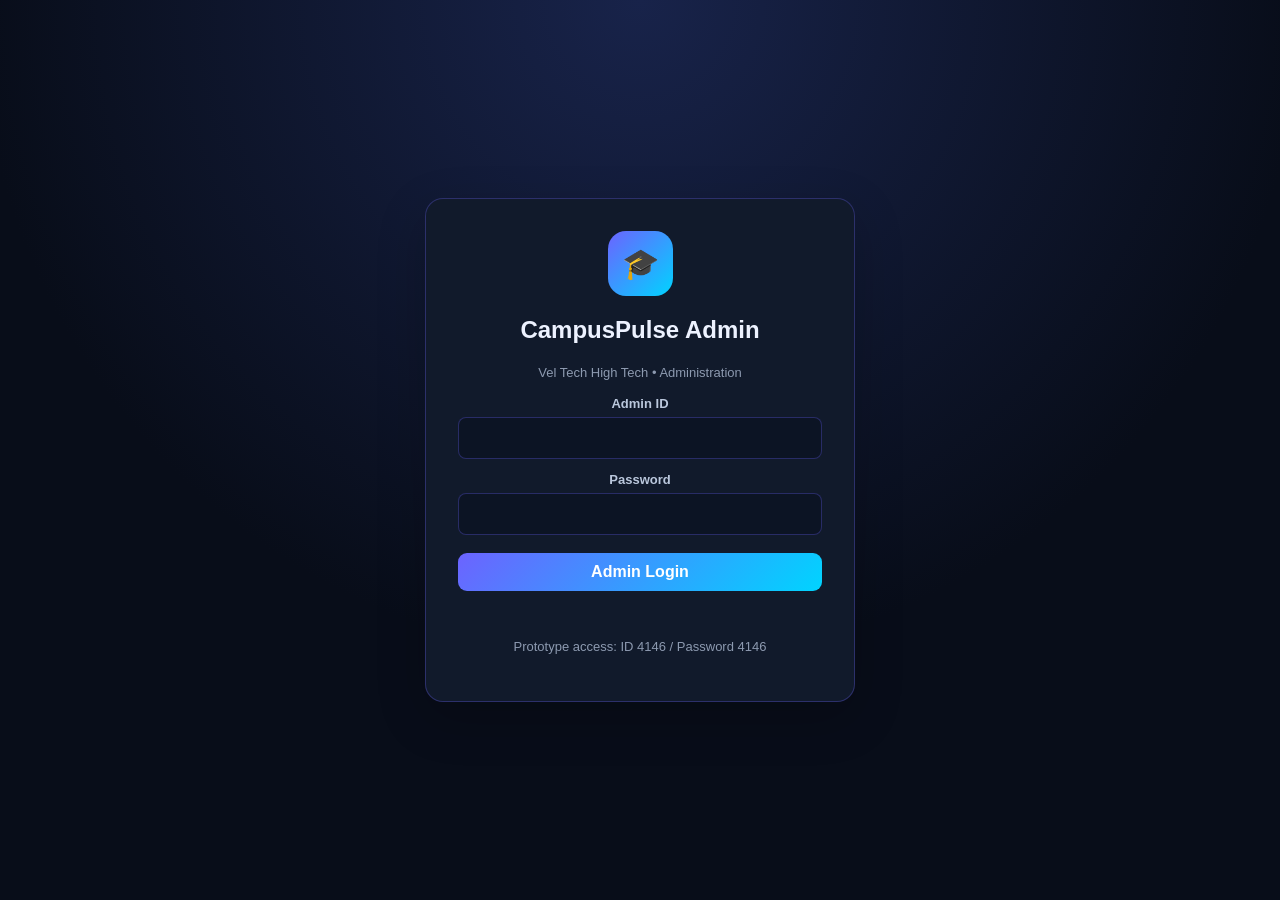
<file: admin.html>
<!doctype html>
<html lang="en">
<head>
<meta charset="utf-8">
<meta name="viewport" content="width=device-width,initial-scale=1">
<title>CampusPulse Admin Dashboard</title>
<style>
:root{--bg:#080d19;--card:#111a2b;--card2:#172238;--p:#6c63ff;--s:#00d4ff;--g:#06d6a0;--y:#ffd166;--r:#ff6b6b;--muted:#8d9ab0;--border:rgba(108,99,255,.3)}
*{box-sizing:border-box}body{margin:0;font-family:Arial,sans-serif;background:var(--bg);color:#edf2ff}
button,input,textarea,select{font:inherit}button{cursor:pointer;border:0;border-radius:9px;padding:10px 14px;font-weight:700}
.primary{background:linear-gradient(135deg,var(--p),var(--s));color:#fff}.secondary{background:#26314b;color:#eaf2ff}.danger{background:#8c293a;color:#fff}
.login-wrap{min-height:100vh;display:grid;place-items:center;padding:20px;background:radial-gradient(circle at top,#18234a,#080d19 60%)}
.login-card,.card{background:var(--card);border:1px solid var(--border);border-radius:18px;padding:22px;box-shadow:0 16px 50px #0003}
.login-card{width:min(430px,100%);text-align:center;padding:32px}.logo{width:65px;height:65px;margin:0 auto 14px;border-radius:18px;display:grid;place-items:center;font-size:30px;background:linear-gradient(135deg,var(--p),var(--s))}
label{display:block;margin:13px 0 6px;font-size:13px;color:#bac7dc;font-weight:bold}
input,textarea,select{width:100%;padding:11px;border-radius:8px;border:1px solid var(--border);background:#0c1424;color:#fff}
textarea{min-height:75px;resize:vertical}.error{color:var(--r);min-height:20px;font-size:13px}.muted{color:var(--muted);font-size:13px;line-height:1.5}
#app{display:none}.top{display:flex;align-items:center;justify-content:space-between;gap:12px;padding:17px 22px;background:#0c1323;border-bottom:1px solid var(--border);flex-wrap:wrap}
.brand{font-size:20px;font-weight:bold}.wrap{max-width:1250px;margin:auto;padding:20px}
.tabs{display:flex;gap:8px;flex-wrap:wrap;margin-bottom:18px}.tabs button{background:#18233b;color:#b8c5db;border:1px solid var(--border)}.tabs button.active{background:linear-gradient(135deg,var(--p),#167eaa);color:#fff}
.panel{display:none}.panel.active{display:block}.grid{display:grid;grid-template-columns:repeat(auto-fit,minmax(220px,1fr));gap:14px}.formrow{display:grid;grid-template-columns:repeat(auto-fit,minmax(190px,1fr));gap:12px}
.item{border:1px solid var(--border);border-radius:12px;padding:14px;margin:12px 0;background:#0e1728}
.item h3{margin:0 0 10px;color:var(--s);font-size:16px}.item .actions{display:flex;gap:8px;flex-wrap:wrap;margin-top:12px}
table{width:100%;border-collapse:collapse;min-width:620px}th,td{padding:10px;border:1px solid #26324a;text-align:left;font-size:13px}th{color:var(--s);background:#12203a}.tablewrap{overflow:auto;border-radius:10px;margin-top:12px}
.notice{padding:12px;border-left:4px solid var(--y);background:#28253a;border-radius:8px;margin:12px 0}.status{color:var(--g);font-size:13px}
footer{color:var(--muted);font-size:12px;text-align:center;padding:22px}
@media(max-width:600px){.wrap{padding:12px}.top{padding:14px}.login-card{padding:23px}}
</style>
</head>
<body>
<section class="login-wrap" id="loginPage">
  <div class="login-card">
    <div class="logo">🎓</div>
    <h1>CampusPulse Admin</h1>
    <p class="muted">Vel Tech High Tech • Administration</p>
    <form id="loginForm">
      <label for="adminId">Admin ID</label><input id="adminId" autocomplete="username" required>
      <label for="adminPassword">Password</label><input id="adminPassword" type="password" autocomplete="current-password" required>
      <button class="primary" style="width:100%;margin-top:18px" type="submit">Admin Login</button>
      <p class="error" id="loginError"></p>
    </form>
    <p class="muted">Prototype access: ID 4146 / Password 4146</p>
  </div>
</section>
<div id="app">
  <header class="top">
    <div class="brand">🎓 CampusPulse Admin Dashboard</div>
    <div><span id="savedStatus" class="status">Ready</span> <button class="secondary" id="exportBtn">Export backup</button> <button class="danger" id="logoutBtn">Logout</button></div>
  </header>
  <main class="wrap">
    <div class="notice"><b>Prototype storage notice:</b> This add-on saves changes in this browser only. It does not yet sync updates to the public student website or other devices. See README before using it for real student data.</div>
    <nav class="tabs">
      <button class="active" data-tab="classPanel">Class Timetable</button>
      <button data-tab="examPanel">Exam Timetable</button>
      <button data-tab="batchPanel">Batch Details</button>
      <button data-tab="noticePanel">Notices / Dashboard</button>
    </nav>
    <section id="classPanel" class="panel active">
      <h2>Class Timetable</h2>
      <p class="muted">Add, edit or delete class periods. Keep times and subject names accurate.</p>
      <form id="classForm" class="card">
        <input type="hidden" id="classEditId">
        <div class="formrow">
          <div><label>Day</label><select id="classDay"><option>Monday</option><option>Tuesday</option><option>Wednesday</option><option>Thursday</option><option>Friday</option><option>Saturday</option></select></div>
          <div><label>Time</label><input id="classTime" placeholder="8:15–9:05" required></div>
          <div><label>Subject / Activity</label><input id="classSubject" placeholder="Digital Signal Processing" required></div>
          <div><label>Room / Staff (optional)</label><input id="classRoom" placeholder="H304 / Staff name"></div>
        </div>
        <button class="primary" type="submit">Save Class Period</button> <button class="secondary" type="button" id="classClear">Clear</button>
      </form>
      <div id="classList"></div>
    </section>
    <section id="examPanel" class="panel">
      <h2>Exam Timetable</h2>
      <p class="muted">Add or update exam dates, subjects, course codes and FN/AN sessions.</p>
      <form id="examForm" class="card">
        <input type="hidden" id="examEditId">
        <div class="formrow">
          <div><label>Course Code</label><input id="examCode" placeholder="21EC555PT" required></div>
          <div><label>Subject</label><input id="examSubject" placeholder="Biomedical Instrumentation" required></div>
          <div><label>Date</label><input id="examDate" type="date" required></div>
          <div><label>Session</label><select id="examSession"><option>FN</option><option>AN</option></select></div>
        </div>
        <button class="primary" type="submit">Save Exam</button> <button class="secondary" type="button" id="examClear">Clear</button>
      </form>
      <div id="examList"></div>
    </section>
    <section id="batchPanel" class="panel">
      <h2>Batch Details</h2>
      <p class="muted">Manage project batch members. Avoid adding private information unless necessary.</p>
      <form id="batchForm" class="card">
        <input type="hidden" id="batchEditId">
        <div class="formrow">
          <div><label>Batch Name / Number</label><input id="batchName" placeholder="Batch 1" required></div>
          <div><label>Project Title</label><input id="batchProject" placeholder="Mini Project II" required></div>
          <div><label>Member Name</label><input id="batchMember" placeholder="Student name" required></div>
          <div><label>VH Number</label><input id="batchVH" placeholder="VH14281"></div>
          <div><label>Email (optional)</label><input id="batchEmail" type="email" placeholder="student@example.com"></div>
          <div><label>Phone (optional)</label><input id="batchPhone" inputmode="tel" placeholder="Phone number"></div>
        </div>
        <button class="primary" type="submit">Save Batch Member</button> <button class="secondary" type="button" id="batchClear">Clear</button>
      </form>
      <div id="batchList"></div>
    </section>
    <section id="noticePanel" class="panel">
      <h2>Notices / Dashboard Information</h2>
      <form id="noticeForm" class="card">
        <div class="formrow"><div><label>Dashboard heading</label><input id="dashHeading" placeholder="Student Information"></div><div><label>Section / Hall / Semester</label><input id="dashInfo" placeholder="III Year / V Semester • Section B • Hall H304"></div></div>
        <label>Notice / Announcement</label><textarea id="dashNotice" placeholder="Enter announcement"></textarea>
        <label>Mini Project Title</label><input id="dashProject" placeholder="Project title">
        <button class="primary" type="submit">Save Dashboard Information</button>
      </form>
      <p class="muted" id="noticeStatus"></p>
    </section>
  </main>
  <footer>CampusPulse Admin Add-on • Local prototype • Connect a secured backend for shared permanent updates.</footer>
</div>
<script>
const KEY='campuspulse_admin_addon_v1';
const defaults={classes:[],exams:[],batches:[],dashboard:{heading:'Student Information',info:'III Year / V Semester • ECE • Section B • Hall H304 • 2026–2027',notice:'ECE Department • Class In-Charge: update as needed',project:'Mini Project II'}};
let data=loadData();
function loadData(){try{return {...structuredClone(defaults),...JSON.parse(localStorage.getItem(KEY)||'{}')}}catch{return structuredClone(defaults)}}
function saveData(){localStorage.setItem(KEY,JSON.stringify(data));document.getElementById('savedStatus').textContent='Saved in this browser';renderAll()}
function id(){return Date.now().toString(36)+Math.random().toString(36).slice(2,7)}
function esc(s){return String(s??'').replace(/[&<>"']/g,c=>({'&':'&amp;','<':'&lt;','>':'&gt;','"':'&quot;',"'":'&#39;'}[c]))}
document.getElementById('loginForm').addEventListener('submit',e=>{e.preventDefault();const ok=document.getElementById('adminId').value.trim()==='4146'&&document.getElementById('adminPassword').value==='4146';if(!ok){document.getElementById('loginError').textContent='Incorrect Admin ID or password.';return}document.getElementById('loginPage').style.display='none';document.getElementById('app').style.display='block';renderAll()});
document.getElementById('logoutBtn').onclick=()=>{document.getElementById('app').style.display='none';document.getElementById('loginPage').style.display='grid';document.getElementById('adminPassword').value='';document.getElementById('loginError').textContent=''};
document.querySelectorAll('[data-tab]').forEach(b=>b.onclick=()=>{document.querySelectorAll('[data-tab]').forEach(x=>x.classList.toggle('active',x===b));document.querySelectorAll('.panel').forEach(x=>x.classList.toggle('active',x.id===b.dataset.tab))});
function resetForm(prefix,form){form.reset();document.getElementById(prefix+'EditId').value=''}
document.getElementById('classForm').onsubmit=e=>{e.preventDefault();const v={id:document.getElementById('classEditId').value||id(),day:classDay.value,time:classTime.value.trim(),subject:classSubject.value.trim(),room:classRoom.value.trim()};upsert('classes',v);resetForm('class',classForm)};
document.getElementById('examForm').onsubmit=e=>{e.preventDefault();const v={id:examEditId.value||id(),code:examCode.value.trim(),subject:examSubject.value.trim(),date:examDate.value,session:examSession.value};upsert('exams',v);resetForm('exam',examForm)};
document.getElementById('batchForm').onsubmit=e=>{e.preventDefault();const v={id:batchEditId.value||id(),batch:batchName.value.trim(),project:batchProject.value.trim(),member:batchMember.value.trim(),vh:batchVH.value.trim(),email:batchEmail.value.trim(),phone:batchPhone.value.trim()};upsert('batches',v);resetForm('batch',batchForm)};
function upsert(key,v){const i=data[key].findIndex(x=>x.id===v.id);if(i<0)data[key].push(v);else data[key][i]=v;saveData()}
function removeItem(key,itemId){if(confirm('Delete this item?')){data[key]=data[key].filter(x=>x.id!==itemId);saveData()}}
function editItem(key,itemId){const x=data[key].find(x=>x.id===itemId);if(!x)return;if(key==='classes'){classEditId.value=x.id;classDay.value=x.day;classTime.value=x.time;classSubject.value=x.subject;classRoom.value=x.room;document.querySelector('[data-tab="classPanel"]').click()}if(key==='exams'){examEditId.value=x.id;examCode.value=x.code;examSubject.value=x.subject;examDate.value=x.date;examSession.value=x.session;document.querySelector('[data-tab="examPanel"]').click()}if(key==='batches'){batchEditId.value=x.id;batchName.value=x.batch;batchProject.value=x.project;batchMember.value=x.member;batchVH.value=x.vh;batchEmail.value=x.email;batchPhone.value=x.phone;document.querySelector('[data-tab="batchPanel"]').click()}}
function renderList(key,elId,columns,labels){const el=document.getElementById(elId);if(!data[key].length){el.innerHTML='<p class="muted">No entries yet. Use the form above to add one.</p>';return}el.innerHTML='<div class="tablewrap"><table><thead><tr>'+labels.map(x=>'<th>'+x+'</th>').join('')+'<th>Actions</th></tr></thead><tbody>'+data[key].map(x=>'<tr>'+columns.map(c=>'<td>'+esc(x[c])+'</td>').join('')+'<td><button class="secondary" onclick="editItem(\\''+key+'\\',\\''+x.id+'\\')">Edit</button> <button class="danger" onclick="removeItem(\\''+key+'\\',\\''+x.id+'\\')">Delete</button></td></tr>').join('')+'</tbody></table></div>'}
function renderAll(){renderList('classes','classList',['day','time','subject','room'],['Day','Time','Subject / Activity','Room / Staff']);renderList('exams','examList',['code','subject','date','session'],['Course Code','Subject','Date','Session']);renderList('batches','batchList',['batch','project','member','vh','email','phone'],['Batch','Project','Member','VH Number','Email','Phone']);dashHeading.value=data.dashboard.heading||'';dashInfo.value=data.dashboard.info||'';dashNotice.value=data.dashboard.notice||'';document.getElementById('dashProject').value=data.dashboard.project||''}
document.getElementById('classClear').onclick=()=>resetForm('class',classForm);document.getElementById('examClear').onclick=()=>resetForm('exam',examForm);document.getElementById('batchClear').onclick=()=>resetForm('batch',batchForm);
document.getElementById('noticeForm').onsubmit=e=>{e.preventDefault();data.dashboard={heading:dashHeading.value,info:dashInfo.value,notice:dashNotice.value,project:dashProject.value};saveData();document.getElementById('noticeStatus').textContent='Saved locally in this browser.'};
document.getElementById('exportBtn').onclick=()=>{const blob=new Blob([JSON.stringify(data,null,2)],{type:'application/json'});const a=document.createElement('a');a.href=URL.createObjectURL(blob);a.download='campuspulse-admin-backup.json';a.click();URL.revokeObjectURL(a.href)};
renderAll();
</script>
</body>
</html>
</file>
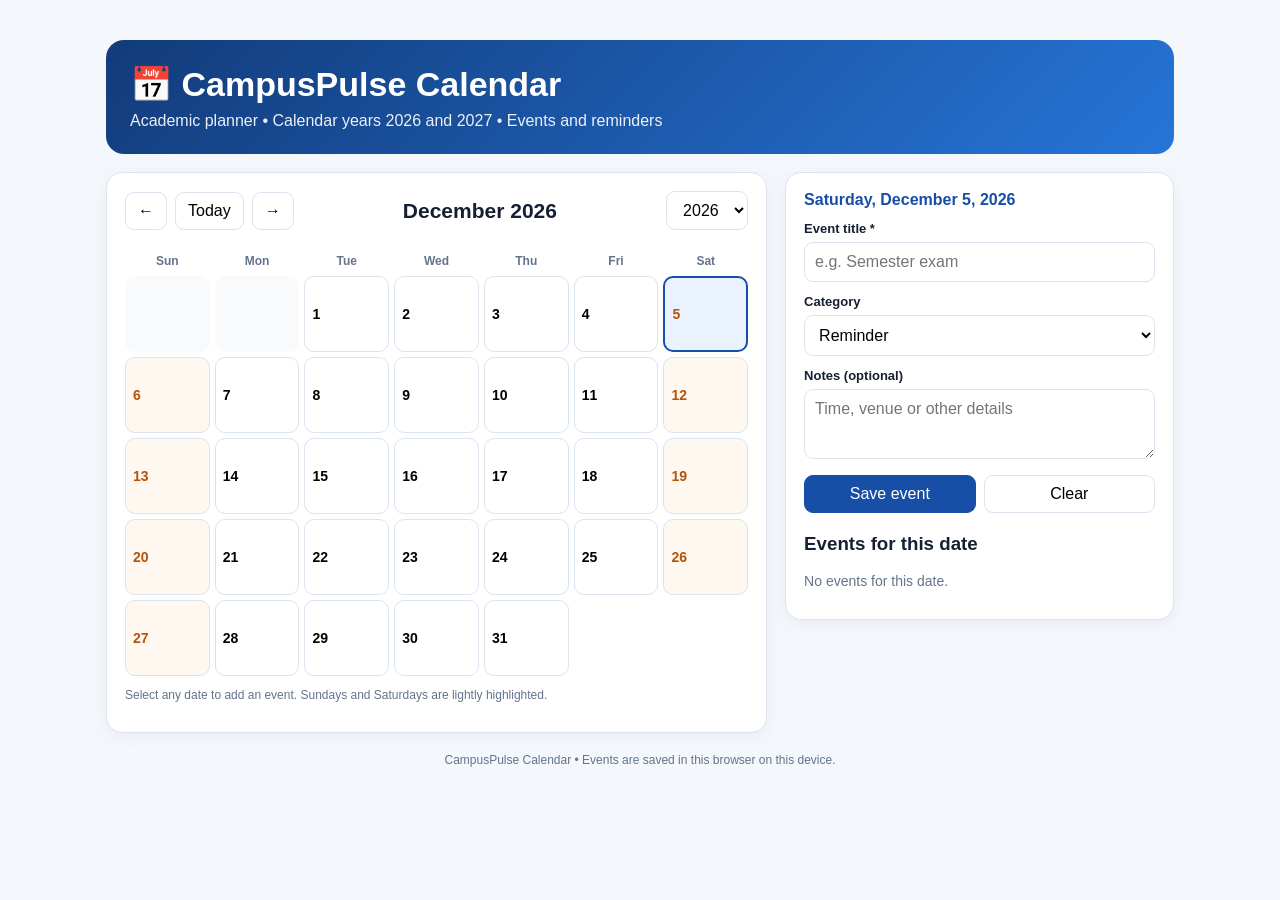
<file: CampusPulse_Calendar_2026_2027.html>
<!DOCTYPE html>
<html lang="en">
<head>
<meta charset="UTF-8">
<meta name="viewport" content="width=device-width, initial-scale=1">
<title>CampusPulse Calendar 2026–2027</title>
<style>
  :root { --blue:#174ea6; --light:#eaf2ff; --border:#dbe3ef; --text:#172033; --muted:#64748b; }
  * { box-sizing:border-box; }
  body { margin:0; font-family:Arial,Helvetica,sans-serif; background:#f4f7fb; color:var(--text); }
  .wrap { max-width:1100px; margin:24px auto; padding:16px; }
  .hero { background:linear-gradient(135deg,#123b7a,#2675d8); color:white; border-radius:18px; padding:24px; margin-bottom:18px; }
  .hero h1 { margin:0 0 8px; font-size:clamp(24px,4vw,34px); }
  .hero p { margin:0; opacity:.92; }
  .layout { display:grid; grid-template-columns:minmax(0,1.7fr) minmax(260px,1fr); gap:18px; align-items:start; }
  .panel { background:white; border:1px solid var(--border); border-radius:16px; padding:18px; box-shadow:0 4px 18px rgba(20,50,90,.05); }
  .controls { display:flex; flex-wrap:wrap; gap:8px; align-items:center; justify-content:space-between; margin-bottom:16px; }
  .nav { display:flex; gap:8px; align-items:center; }
  button, select, input, textarea { font:inherit; }
  button, select { border:1px solid var(--border); border-radius:9px; padding:9px 12px; background:white; cursor:pointer; }
  button.primary { background:var(--blue); color:white; border-color:var(--blue); }
  button:hover { filter:brightness(.97); }
  #monthLabel { font-size:21px; font-weight:700; min-width:160px; text-align:center; }
  .weekdays, .days { display:grid; grid-template-columns:repeat(7,minmax(0,1fr)); gap:5px; }
  .weekdays div { text-align:center; color:var(--muted); font-size:12px; font-weight:700; padding:8px 0; }
  .day { min-height:76px; border:1px solid var(--border); border-radius:10px; padding:7px; background:#fff; text-align:left; position:relative; overflow:hidden; }
  .day.empty { background:#f8fafc; border-color:transparent; cursor:default; }
  .day.weekend { background:#fff8f1; }
  .day.today { border:2px solid var(--blue); }
  .day.selected { background:var(--light); border-color:var(--blue); }
  .daynum { font-weight:700; font-size:14px; }
  .dot { display:block; margin-top:7px; background:#dbeafe; color:#174ea6; border-radius:5px; padding:3px 4px; font-size:10px; white-space:nowrap; overflow:hidden; text-overflow:ellipsis; }
  .day.weekend .daynum { color:#b45309; }
  .hint { color:var(--muted); font-size:12px; margin-top:12px; }
  .event-date { color:var(--blue); font-weight:700; margin-bottom:12px; }
  label { display:block; font-weight:700; font-size:13px; margin:12px 0 6px; }
  input, textarea, select.field { width:100%; border:1px solid var(--border); border-radius:9px; padding:10px; background:white; }
  textarea { resize:vertical; min-height:70px; }
  .form-actions { display:flex; gap:8px; margin-top:12px; }
  .form-actions button { flex:1; }
  .event-list { margin-top:20px; }
  .event-item { border:1px solid var(--border); border-radius:10px; padding:11px; margin-top:8px; display:flex; gap:10px; justify-content:space-between; align-items:flex-start; }
  .event-item strong { display:block; margin-bottom:4px; overflow-wrap:anywhere; }
  .event-item small { color:var(--muted); white-space:pre-wrap; overflow-wrap:anywhere; }
  .delete { color:#b91c1c; border-color:#fecaca; padding:5px 8px; }
  .empty-msg { color:var(--muted); font-size:14px; padding:12px 0; }
  .footer { color:var(--muted); font-size:12px; text-align:center; padding:20px 0 4px; }
  @media(max-width:760px) { .layout { grid-template-columns:1fr; } .day { min-height:58px; padding:5px; } .dot { font-size:9px; } .panel { padding:12px; } .wrap { padding:10px; margin:10px auto; } }
</style>
</head>
<body>
<div class="wrap">
  <header class="hero">
    <h1>📅 CampusPulse Calendar</h1>
    <p>Academic planner • Calendar years 2026 and 2027 • Events and reminders</p>
  </header>

  <main class="layout">
    <section class="panel" aria-label="Calendar">
      <div class="controls">
        <div class="nav">
          <button id="prevBtn" aria-label="Previous month">←</button>
          <button id="todayBtn">Today</button>
          <button id="nextBtn" aria-label="Next month">→</button>
        </div>
        <div id="monthLabel">Month Year</div>
        <select id="yearSelect" aria-label="Choose year">
          <option value="2026">2026</option>
          <option value="2027">2027</option>
        </select>
      </div>
      <div class="weekdays">
        <div>Sun</div><div>Mon</div><div>Tue</div><div>Wed</div><div>Thu</div><div>Fri</div><div>Sat</div>
      </div>
      <div id="days" class="days"></div>
      <p class="hint">Select any date to add an event. Sundays and Saturdays are lightly highlighted.</p>
    </section>

    <aside class="panel">
      <div class="event-date" id="selectedDateLabel">Selected date</div>
      <form id="eventForm">
        <label for="eventTitle">Event title *</label>
        <input id="eventTitle" maxlength="100" required placeholder="e.g. Semester exam">
        <label for="eventType">Category</label>
        <select id="eventType" class="field">
          <option>Reminder</option><option>Exam</option><option>College event</option><option>Assignment</option><option>Personal</option>
        </select>
        <label for="eventNotes">Notes (optional)</label>
        <textarea id="eventNotes" maxlength="500" placeholder="Time, venue or other details"></textarea>
        <div class="form-actions">
          <button class="primary" type="submit">Save event</button>
          <button type="reset" id="clearForm">Clear</button>
        </div>
      </form>
      <div class="event-list">
        <h3 style="margin-bottom:6px">Events for this date</h3>
        <div id="eventList" class="empty-msg">No events for this date.</div>
      </div>
    </aside>
  </main>
  <div class="footer">CampusPulse Calendar • Events are saved in this browser on this device.</div>
</div>
<script>
(() => {
  const $ = id => document.getElementById(id);
  const today = new Date();
  let viewYear = (today.getFullYear() === 2027) ? 2027 : 2026;
  let viewMonth = today.getFullYear() >= 2026 && today.getFullYear() <= 2027 ? today.getMonth() : 0;
  let selected = `${viewYear}-${String(viewMonth+1).padStart(2,'0')}-${String(today.getFullYear() >= 2026 && today.getFullYear() <= 2027 ? today.getDate() : 1).padStart(2,'0')}`;
  const STORAGE_KEY = 'campuspulse_calendar_events_v1';
  let events = {};
  try { events = JSON.parse(localStorage.getItem(STORAGE_KEY) || '{}') || {}; } catch (_) { events = {}; }

  const pad = n => String(n).padStart(2,'0');
  const dateKey = (y,m,d) => `${y}-${pad(m+1)}-${pad(d)}`;
  const safe = s => String(s).replace(/[&<>"']/g, c => ({'&':'&amp;','<':'&lt;','>':'&gt;','"':'&quot;',"'":'&#39;'}[c]));
  const monthName = (y,m) => new Date(y,m,1).toLocaleString(undefined,{month:'long',year:'numeric'});
  function save() { try { localStorage.setItem(STORAGE_KEY, JSON.stringify(events)); } catch (_) { alert('Could not save in this browser. Check browser storage settings.'); } }
  function render() {
    $('monthLabel').textContent = monthName(viewYear,viewMonth);
    $('yearSelect').value = String(viewYear);
    $('days').innerHTML = '';
    const firstDay = new Date(viewYear,viewMonth,1).getDay();
    const total = new Date(viewYear,viewMonth+1,0).getDate();
    for(let i=0;i<firstDay;i++) {
      const blank = document.createElement('div'); blank.className='day empty'; blank.setAttribute('aria-hidden','true'); $('days').appendChild(blank);
    }
    for(let d=1;d<=total;d++) {
      const key = dateKey(viewYear,viewMonth,d);
      const weekday = new Date(viewYear,viewMonth,d).getDay();
      const btn = document.createElement('button');
      btn.type='button'; btn.className='day' + (weekday===0||weekday===6?' weekend':'') + (key===selected?' selected':'') + (key===dateKey(today.getFullYear(),today.getMonth(),today.getDate())?' today':'');
      btn.setAttribute('aria-label', `${key}${events[key] ? ', '+events[key].length+' events' : ''}`);
      let inside = `<span class="daynum">${d}</span>`;
      (events[key]||[]).slice(0,2).forEach(ev => inside += `<span class="dot">${safe(ev.title)}</span>`);
      if((events[key]||[]).length>2) inside += `<span class="dot">+${events[key].length-2} more</span>`;
      btn.innerHTML=inside;
      btn.addEventListener('click',()=>{ selected=key; render(); renderEvents(); });
      $('days').appendChild(btn);
    }
    $('selectedDateLabel').textContent = new Date(selected+'T12:00:00').toLocaleDateString(undefined,{weekday:'long',year:'numeric',month:'long',day:'numeric'});
    renderEvents();
  }
  function renderEvents() {
    const list=$('eventList'); const todays=events[selected]||[];
    if(!todays.length) { list.className='empty-msg'; list.textContent='No events for this date.'; return; }
    list.className='';
    list.innerHTML=todays.map((ev,i)=>`<div class="event-item"><div><strong>${safe(ev.title)}</strong><small>${safe(ev.type)}${ev.notes ? '\n'+safe(ev.notes):''}</small></div><button class="delete" type="button" data-index="${i}" aria-label="Delete ${safe(ev.title)}">Delete</button></div>`).join('');
    list.querySelectorAll('button[data-index]').forEach(btn=>btn.addEventListener('click',()=>{
      const idx=Number(btn.dataset.index);
      if(!confirm('Delete this event?')) return;
      events[selected].splice(idx,1); if(!events[selected].length) delete events[selected];
      save(); render();
    }));
  }
  $('eventForm').addEventListener('submit',e=>{
    e.preventDefault();
    const title=$('eventTitle').value.trim(); if(!title) return;
    if(!events[selected]) events[selected]=[];
    events[selected].push({title,type:$('eventType').value,notes:$('eventNotes').value.trim()});
    save(); $('eventForm').reset(); render();
  });
  $('prevBtn').addEventListener('click',()=>changeMonth(-1));
  $('nextBtn').addEventListener('click',()=>changeMonth(1));
  function changeMonth(delta) {
    const dt=new Date(viewYear,viewMonth+delta,1);
    if(dt.getFullYear()<2026 || dt.getFullYear()>2027) { alert('This calendar includes 2026 and 2027 only.'); return; }
    viewYear=dt.getFullYear(); viewMonth=dt.getMonth();
    selected=dateKey(viewYear,viewMonth,1); render();
  }
  $('yearSelect').addEventListener('change',()=>{
    viewYear=Number($('yearSelect').value); selected=dateKey(viewYear,viewMonth,1); render();
  });
  $('todayBtn').addEventListener('click',()=>{
    if(today.getFullYear()<2026 || today.getFullYear()>2027) { viewYear=2026; viewMonth=0; selected=dateKey(2026,0,1); }
    else { viewYear=today.getFullYear(); viewMonth=today.getMonth(); selected=dateKey(viewYear,viewMonth,today.getDate()); }
    render();
  });
  $('clearForm').addEventListener('click',()=>setTimeout(()=>$('eventTitle').focus(),0));
  render();
})();
</script>
</body>
</html>
</file>
